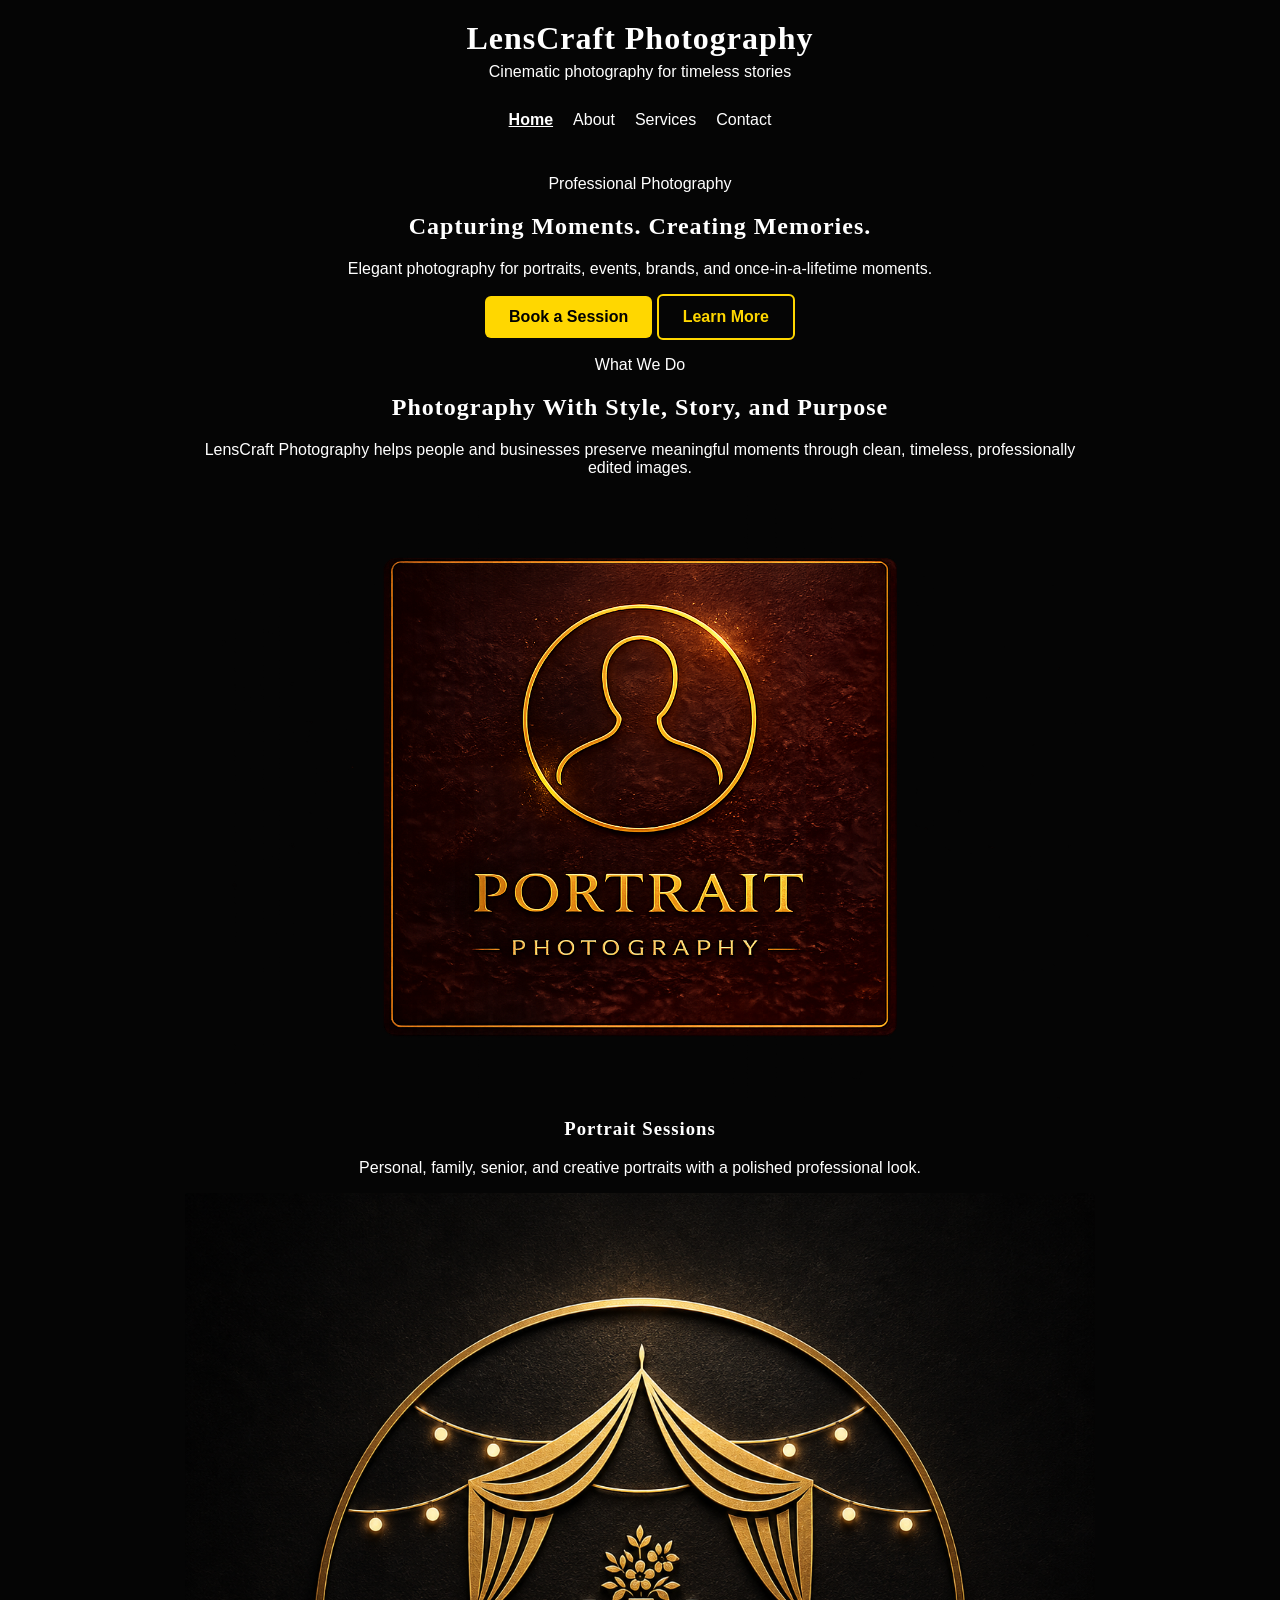
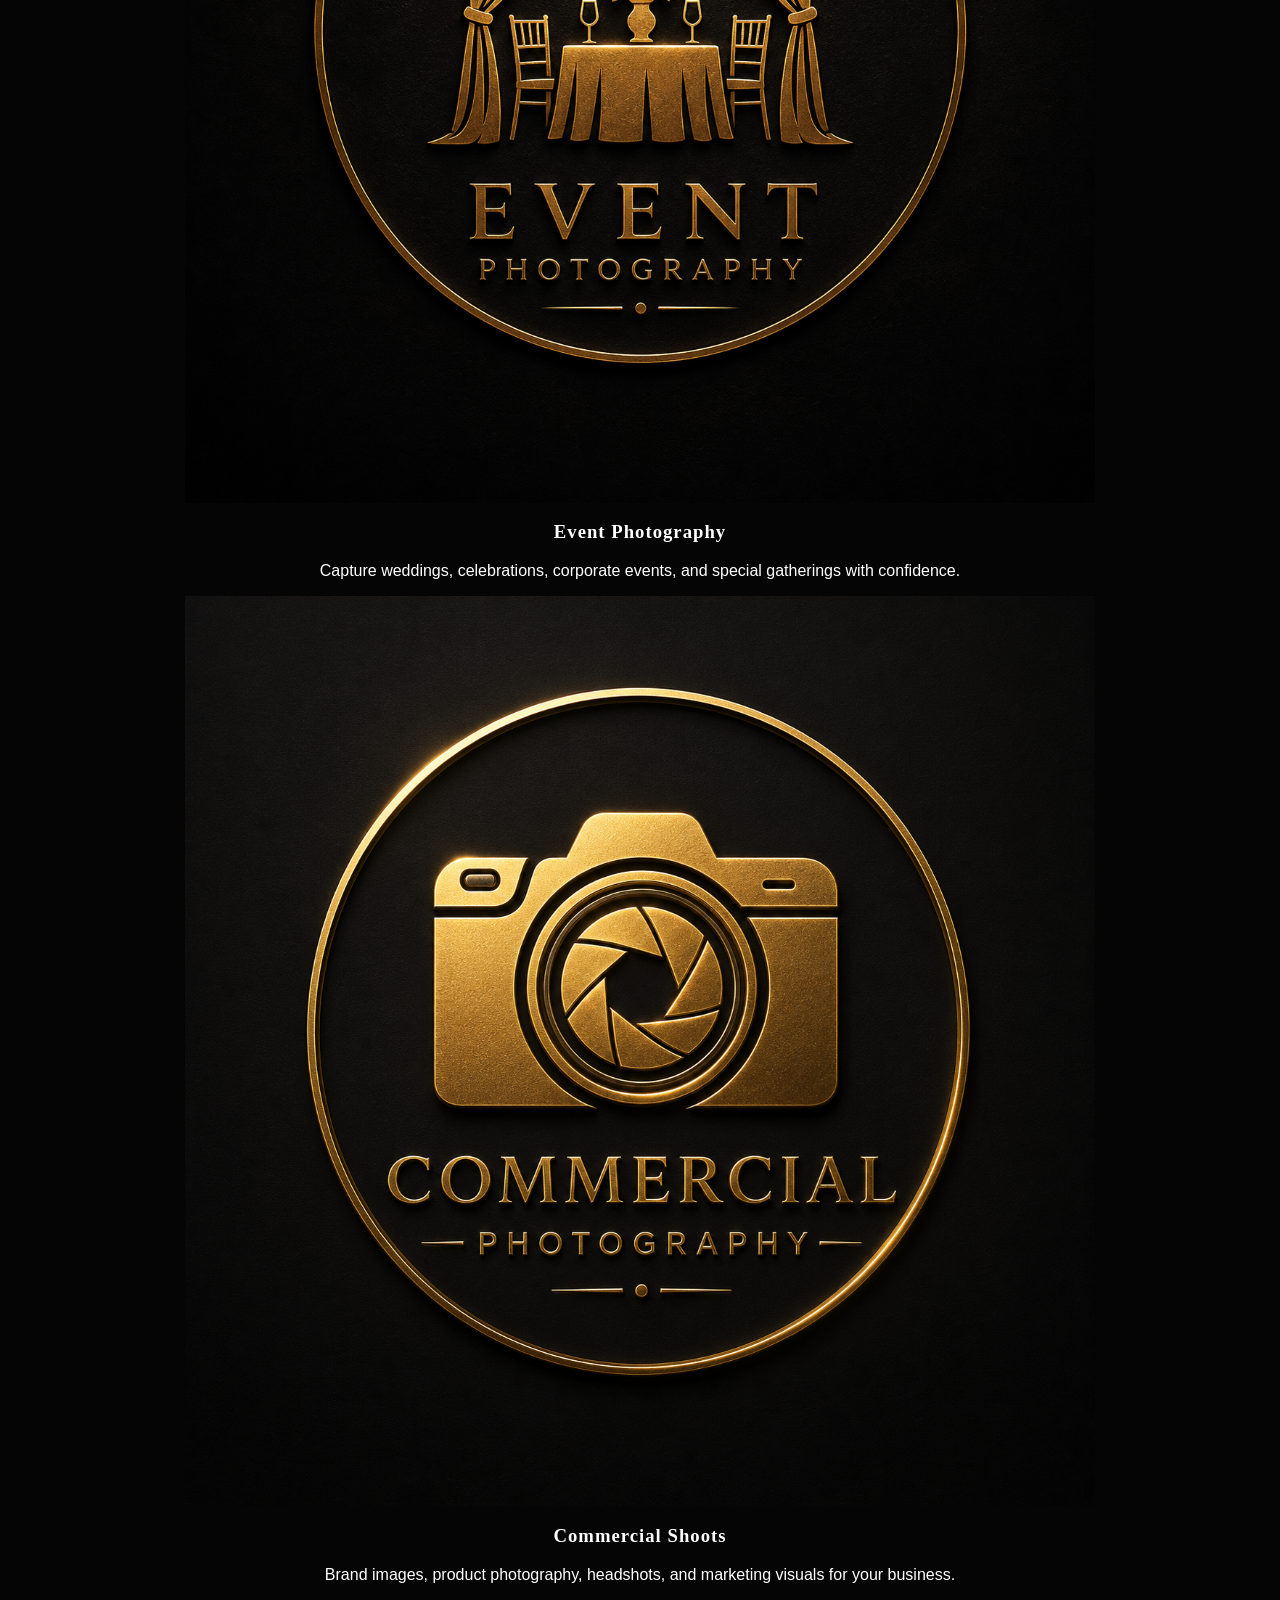
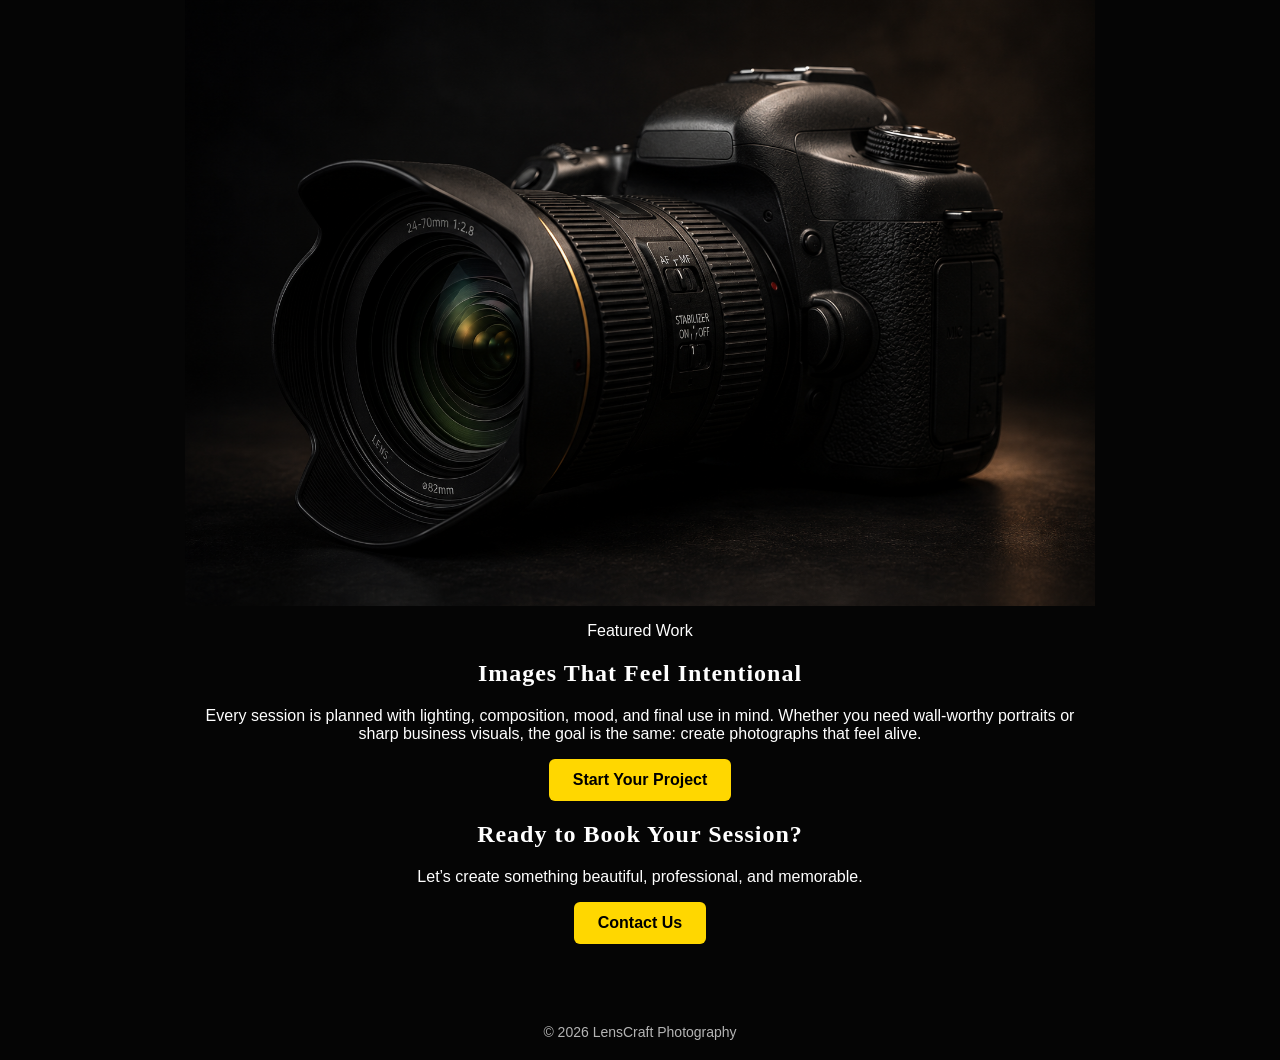
<file: index.html>
<!DOCTYPE html>
<html lang="en">
<head>
    <meta charset="UTF-8">
    <meta name="viewport" content="width=device-width, initial-scale=1.0">
    <title>LensCraft Photography - Home</title>
    <link rel="stylesheet" href="base.css?v=639147307609682410">
    <link rel="stylesheet" href="style.css?v=639147307609682410">
    <link rel="stylesheet" href="custom.css?v=639147307609682410">



</head>
<body>



<header class="site-header">
    <div class="site-header-inner header-text-only">
        

        <div class="site-header-text">
            <h1>LensCraft Photography</h1>
            <p>Cinematic photography for timeless stories</p>
        </div>
    </div>
</header>

<div class="layout-top">
    <nav class="menu-top menu-align-center  menu-spacing-normal">
    <a href="index.html" class="active">Home</a>
<a href="about.html">About</a>
<a href="services.html">Services</a>
<a href="contact.html">Contact</a>
</nav>
    <div class="content content-standard">
        <section class="sample-hero photography-hero">
    <div class="sample-hero-overlay"></div>
    <div class="sample-hero-content">
        <p class="eyebrow">Professional Photography</p>
        <h1>Capturing Moments. Creating Memories.</h1>
        <p class="hero-text">
            Elegant photography for portraits, events, brands, and once-in-a-lifetime moments.
        </p>
        <div class="button-row">
            <a href="contact.html" class="site-button button-solid">Book a Session</a>
            <a href="about.html" class="site-button button-outline">Learn More</a>
        </div>
    </div>
</section>

<section class="sample-section intro-section">
    <p class="eyebrow">What We Do</p>
    <h2>Photography With Style, Story, and Purpose</h2>
    <p>
        LensCraft Photography helps people and businesses preserve meaningful moments through clean,
        timeless, professionally edited images.
    </p>
</section>

<section class="sample-card-grid">
    <div class="sample-card">
        <img src="assets/images/photography-icon-portrait-001.png" alt="Portrait icon">
        <h3>Portrait Sessions</h3>
        <p>Personal, family, senior, and creative portraits with a polished professional look.</p>
    </div>

    <div class="sample-card">
        <img src="assets/images/photography-icon-event-001.png" alt="Event icon">
        <h3>Event Photography</h3>
        <p>Capture weddings, celebrations, corporate events, and special gatherings with confidence.</p>
    </div>

    <div class="sample-card">
        <img src="assets/images/photography-icon-commercial-001.png" alt="Commercial icon">
        <h3>Commercial Shoots</h3>
        <p>Brand images, product photography, headshots, and marketing visuals for your business.</p>
    </div>
</section>

<section class="sample-split">
    <div>
        <img src="assets/images/photography-content-camera-001.png" alt="Professional camera">
    </div>
    <div>
        <p class="eyebrow">Featured Work</p>
        <h2>Images That Feel Intentional</h2>
        <p>
            Every session is planned with lighting, composition, mood, and final use in mind.
            Whether you need wall-worthy portraits or sharp business visuals, the goal is the same:
            create photographs that feel alive.
        </p>
        <a href="contact.html" class="site-button button-solid">Start Your Project</a>
    </div>
</section>

<section class="sample-cta">
    <h2>Ready to Book Your Session?</h2>
    <p>Let’s create something beautiful, professional, and memorable.</p>
    <a href="contact.html" class="site-button button-solid">Contact Us</a>
</section>
        
    </div>
</div>

<footer>
    © 2026 LensCraft Photography
</footer>

</body>
</html>
</file>
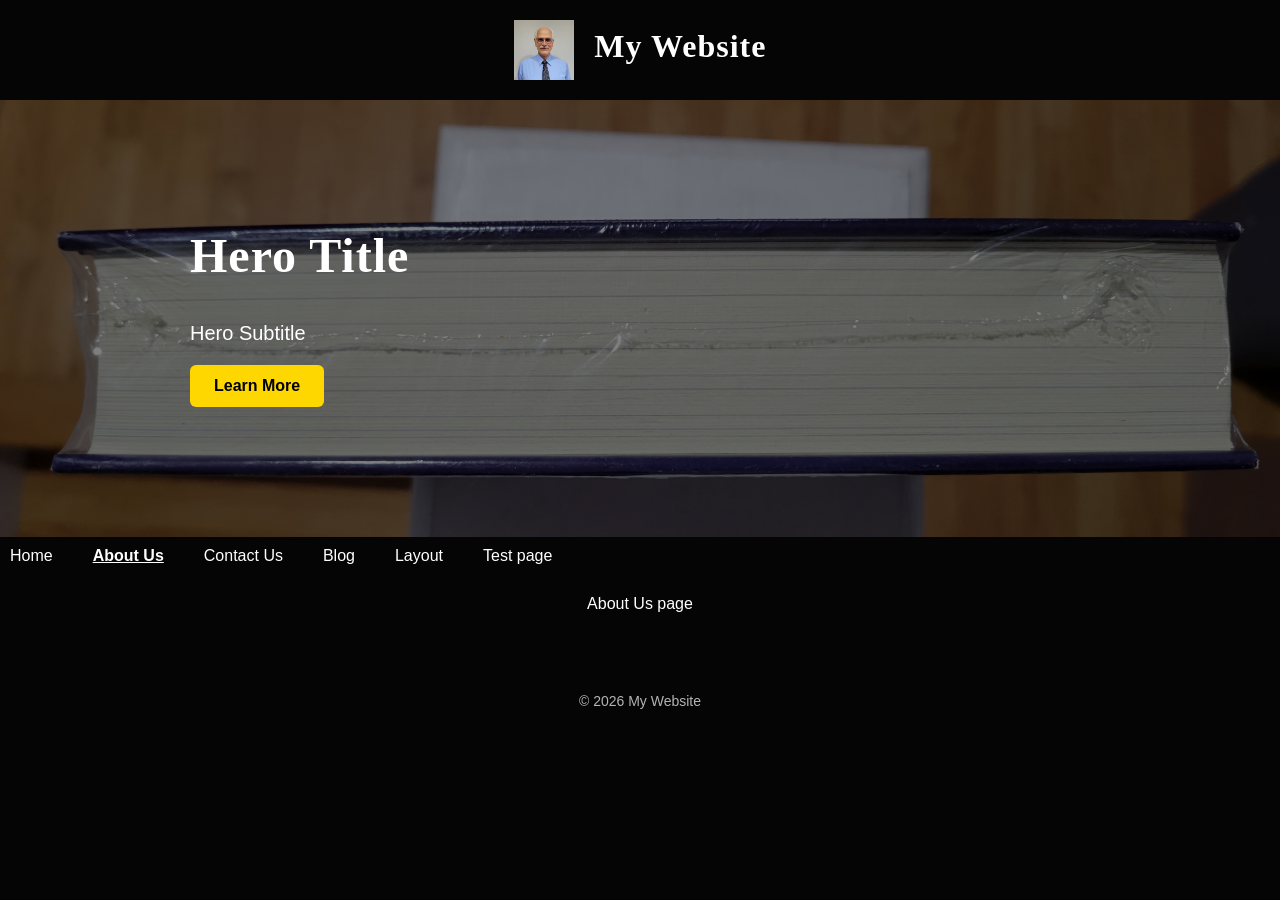
<file: about-us.html>
<!DOCTYPE html>
<html lang="en">
<head>
    <meta charset="UTF-8">
    <meta name="viewport" content="width=device-width, initial-scale=1.0">
    <title>My Website - About Us</title>
    <link rel="stylesheet" href="base.css?v=639138569929389137">
    <link rel="stylesheet" href="style.css?v=639138569929389137">
    <link rel="stylesheet" href="custom.css?v=639138569929389137">
</head>
<body>



<header class="site-header">
    <div class="site-header-inner header-logo-left">
        
<div class="site-logo">
    <img src="assets/images/20251204_155858(1).jpg" alt="Logo">
</div>

        <div class="site-header-text">
            <h1>My Website</h1>
            <p></p>
        </div>
    </div>
</header>

<section class="hero hero-tall hero-align-left" style="background-image: url('assets/images/20260126_101650.jpg');">
    <div class="hero-overlay" style="background: rgba(0, 0, 0, 0.5);"></div>

    <div class="hero-inner">
        <h1>Hero Title</h1>
        <p>Hero Subtitle</p>
 <a href="#" class="site-button button-solid">Learn More</a>
    </div>
</section>
<div class="layout-top">
    <nav class="menu-top menu-align-left menu-sticky menu-spacing-wide">
    <a href="index.html">Home</a>
<a href="about-us.html" class="active">About Us</a>
<a href="contact-us.html">Contact Us</a>
<a href="blog.html">Blog</a>
<a href="layout.html">Layout</a>
<a href="test-page.html">Test page</a>
</nav>
    <div class="content content-standard">
        About Us page
        
    </div>
</div>

<footer>
    © 2026 My Website
</footer>

</body>
</html>
</file>
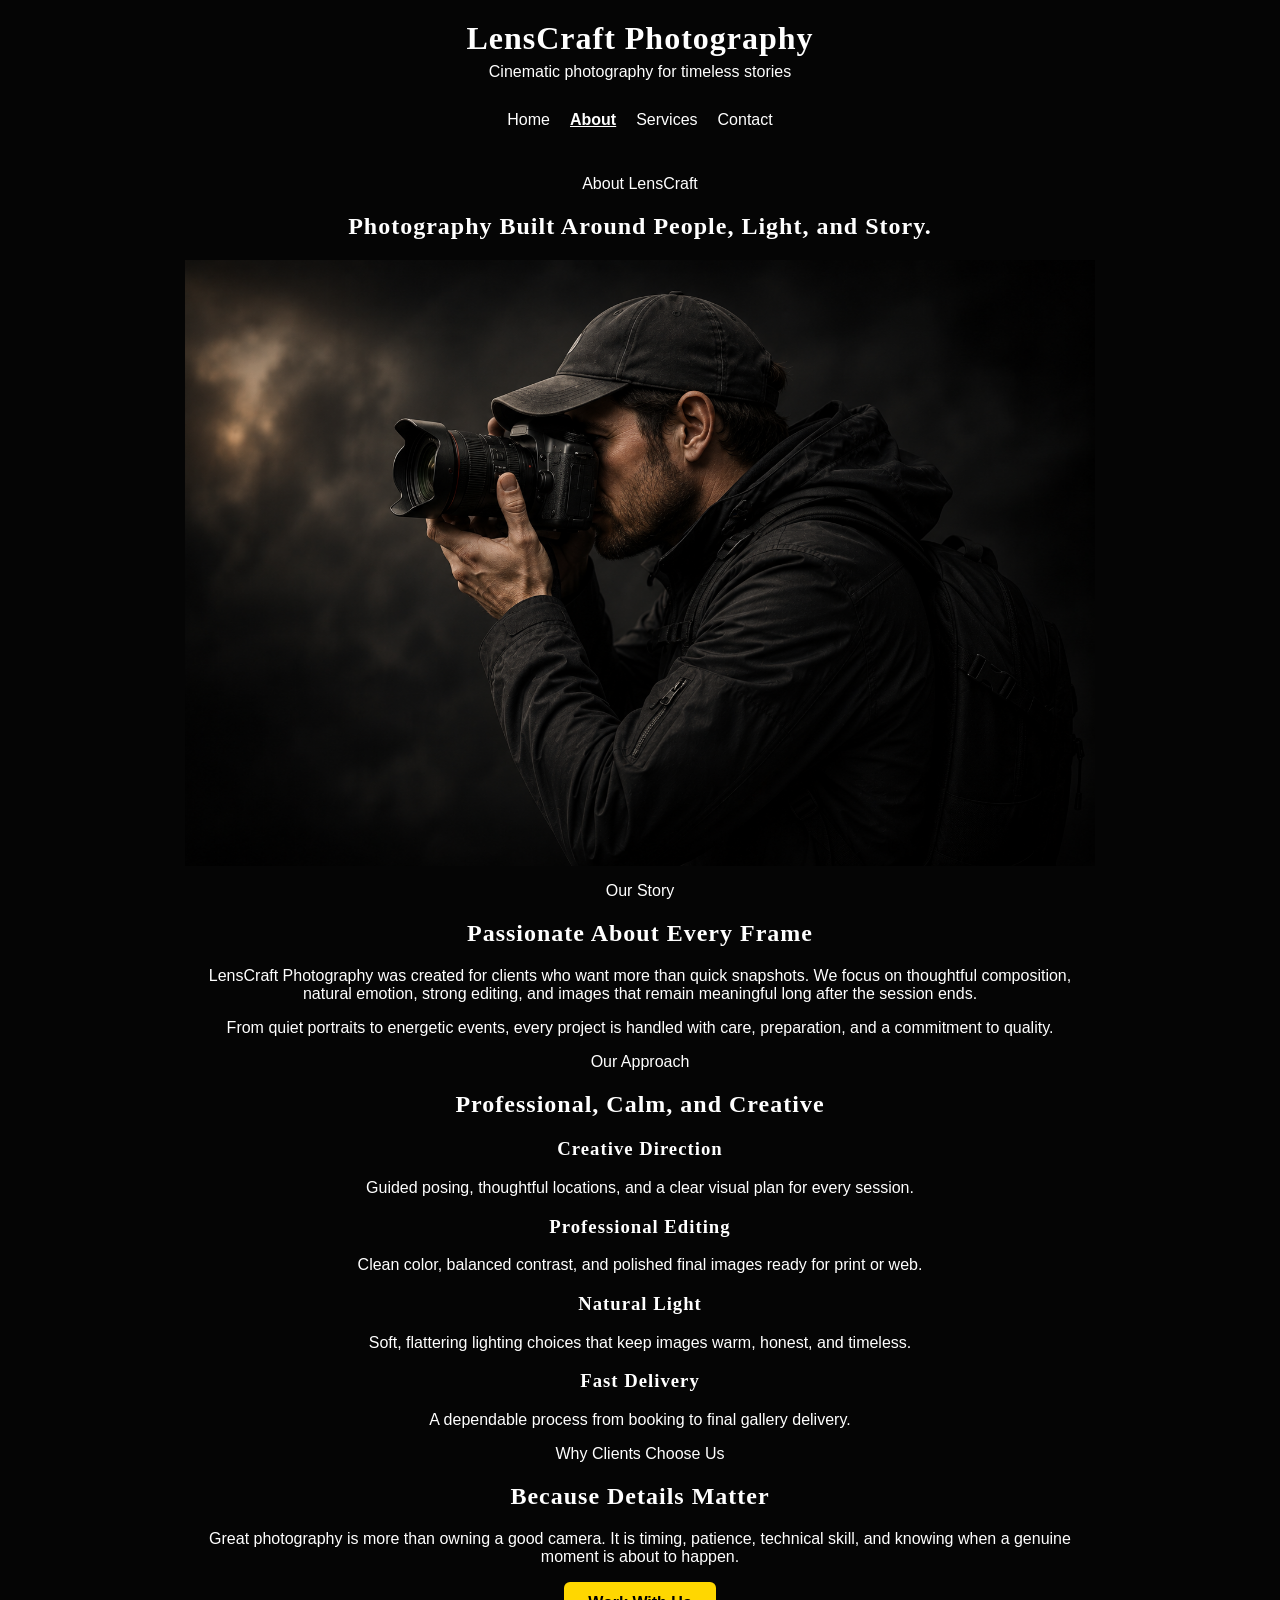
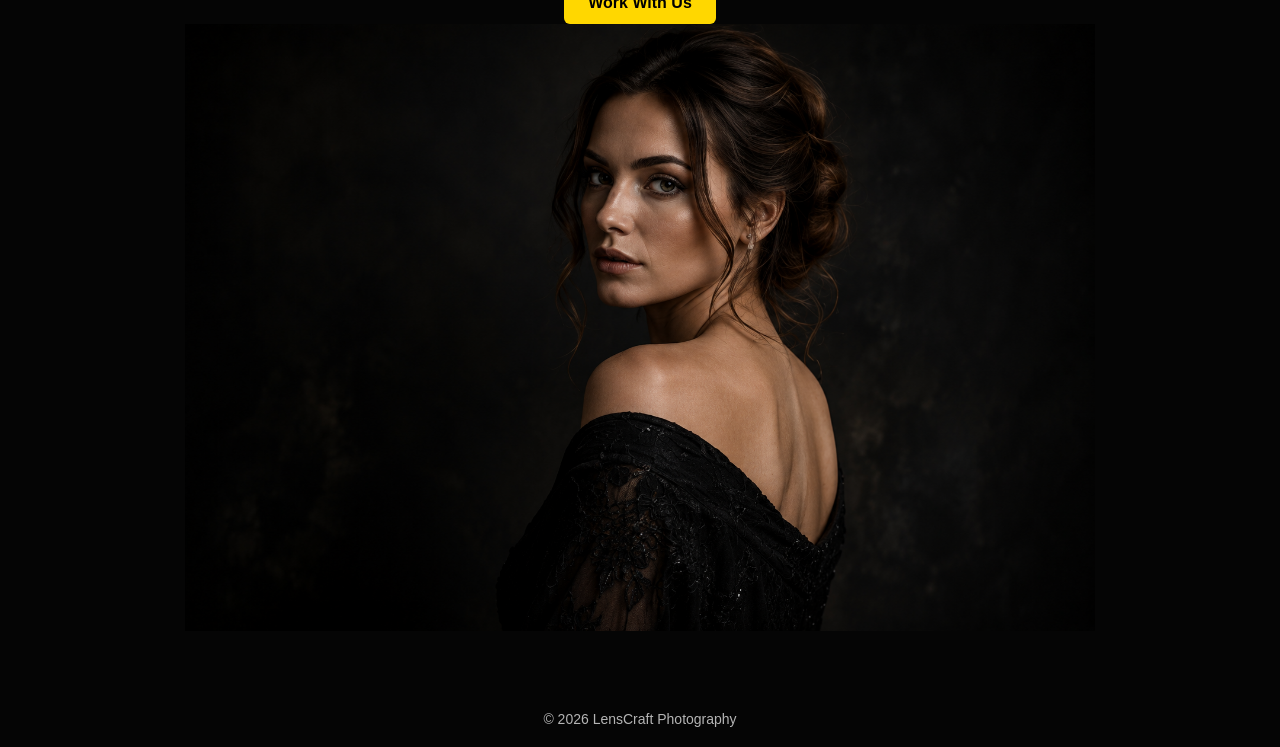
<file: about.html>
<!DOCTYPE html>
<html lang="en">
<head>
    <meta charset="UTF-8">
    <meta name="viewport" content="width=device-width, initial-scale=1.0">
    <title>LensCraft Photography - About</title>
    <link rel="stylesheet" href="base.css?v=639147307609682410">
    <link rel="stylesheet" href="style.css?v=639147307609682410">
    <link rel="stylesheet" href="custom.css?v=639147307609682410">



</head>
<body>



<header class="site-header">
    <div class="site-header-inner header-text-only">
        

        <div class="site-header-text">
            <h1>LensCraft Photography</h1>
            <p>Cinematic photography for timeless stories</p>
        </div>
    </div>
</header>

<div class="layout-top">
    <nav class="menu-top menu-align-center  menu-spacing-normal">
    <a href="index.html">Home</a>
<a href="about.html" class="active">About</a>
<a href="services.html">Services</a>
<a href="contact.html">Contact</a>
</nav>
    <div class="content content-standard">
        <section class="sample-page-header about-header">
    <div class="sample-hero-overlay"></div>
    <div class="sample-page-header-content">
        <p class="eyebrow">About LensCraft</p>
        <h1>Photography Built Around People, Light, and Story.</h1>
    </div>
</section>

<section class="sample-split">
    <div>
        <img src="assets/images/photography-content-photographer-001.png" alt="Photographer at work">
    </div>
    <div>
        <p class="eyebrow">Our Story</p>
        <h2>Passionate About Every Frame</h2>
        <p>
            LensCraft Photography was created for clients who want more than quick snapshots.
            We focus on thoughtful composition, natural emotion, strong editing, and images that
            remain meaningful long after the session ends.
        </p>
        <p>
            From quiet portraits to energetic events, every project is handled with care,
            preparation, and a commitment to quality.
        </p>
    </div>
</section>

<section class="sample-section">
    <p class="eyebrow">Our Approach</p>
    <h2>Professional, Calm, and Creative</h2>
</section>

<section class="sample-card-grid four-cards">
    <div class="sample-card">
        <h3>Creative Direction</h3>
        <p>Guided posing, thoughtful locations, and a clear visual plan for every session.</p>
    </div>

    <div class="sample-card">
        <h3>Professional Editing</h3>
        <p>Clean color, balanced contrast, and polished final images ready for print or web.</p>
    </div>

    <div class="sample-card">
        <h3>Natural Light</h3>
        <p>Soft, flattering lighting choices that keep images warm, honest, and timeless.</p>
    </div>

    <div class="sample-card">
        <h3>Fast Delivery</h3>
        <p>A dependable process from booking to final gallery delivery.</p>
    </div>
</section>

<section class="sample-split reverse">
    <div>
        <p class="eyebrow">Why Clients Choose Us</p>
        <h2>Because Details Matter</h2>
        <p>
            Great photography is more than owning a good camera. It is timing, patience,
            technical skill, and knowing when a genuine moment is about to happen.
        </p>
        <a href="contact.html" class="site-button button-solid">Work With Us</a>
    </div>
    <div>
        <img src="assets/images/photography-content-portrait-001.png" alt="Portrait photography sample">
    </div>
</section>
        
    </div>
</div>

<footer>
    © 2026 LensCraft Photography
</footer>

</body>
</html>
</file>
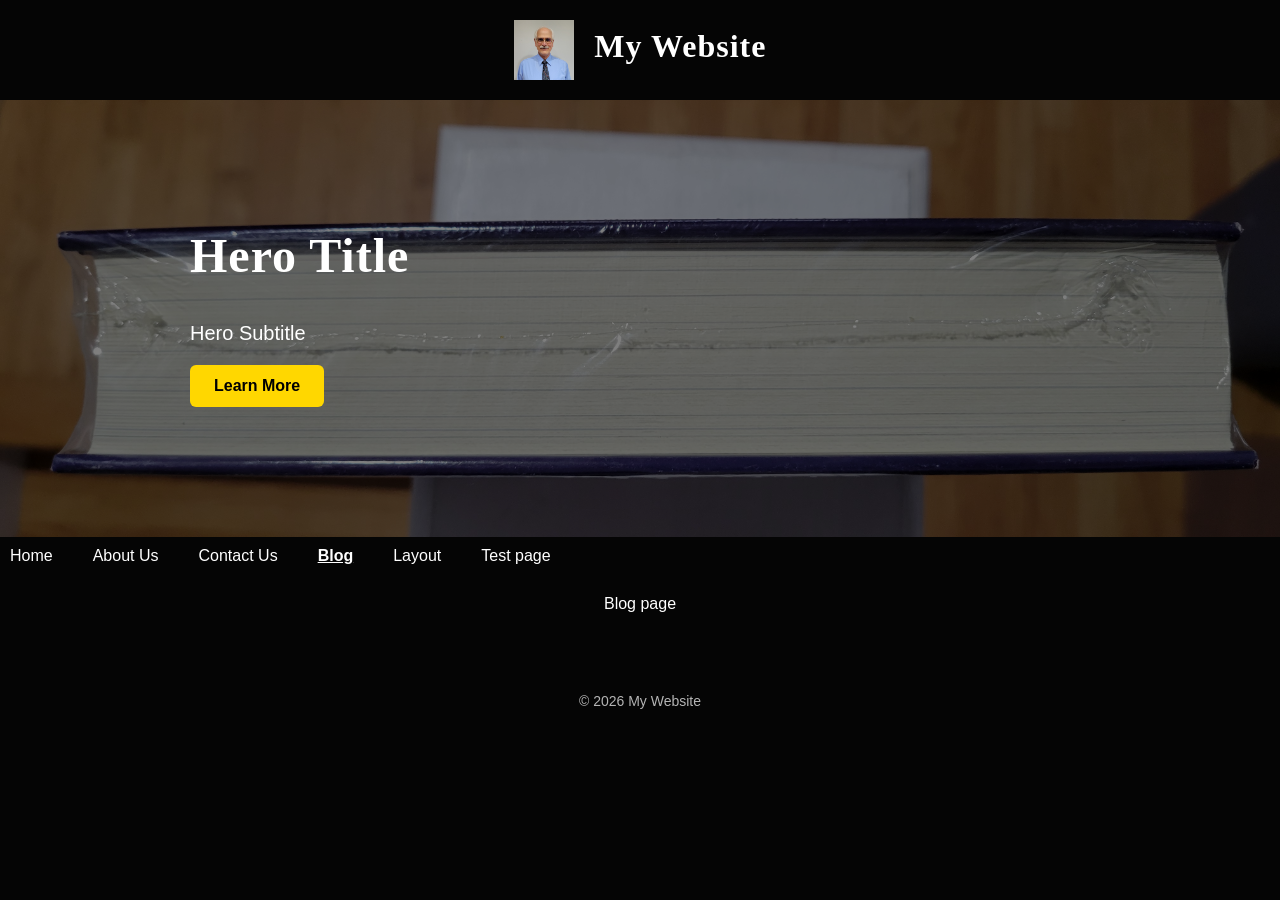
<file: blog.html>
<!DOCTYPE html>
<html lang="en">
<head>
    <meta charset="UTF-8">
    <meta name="viewport" content="width=device-width, initial-scale=1.0">
    <title>My Website - Blog</title>
    <link rel="stylesheet" href="base.css?v=639138569929389137">
    <link rel="stylesheet" href="style.css?v=639138569929389137">
    <link rel="stylesheet" href="custom.css?v=639138569929389137">
</head>
<body>



<header class="site-header">
    <div class="site-header-inner header-logo-left">
        
<div class="site-logo">
    <img src="assets/images/20251204_155858(1).jpg" alt="Logo">
</div>

        <div class="site-header-text">
            <h1>My Website</h1>
            <p></p>
        </div>
    </div>
</header>

<section class="hero hero-tall hero-align-left" style="background-image: url('assets/images/20260126_101650.jpg');">
    <div class="hero-overlay" style="background: rgba(0, 0, 0, 0.5);"></div>

    <div class="hero-inner">
        <h1>Hero Title</h1>
        <p>Hero Subtitle</p>
 <a href="#" class="site-button button-solid">Learn More</a>
    </div>
</section>
<div class="layout-top">
    <nav class="menu-top menu-align-left menu-sticky menu-spacing-wide">
    <a href="index.html">Home</a>
<a href="about-us.html">About Us</a>
<a href="contact-us.html">Contact Us</a>
<a href="blog.html" class="active">Blog</a>
<a href="layout.html">Layout</a>
<a href="test-page.html">Test page</a>
</nav>
    <div class="content content-standard">
        Blog page
        
    </div>
</div>

<footer>
    © 2026 My Website
</footer>

</body>
</html>
</file>
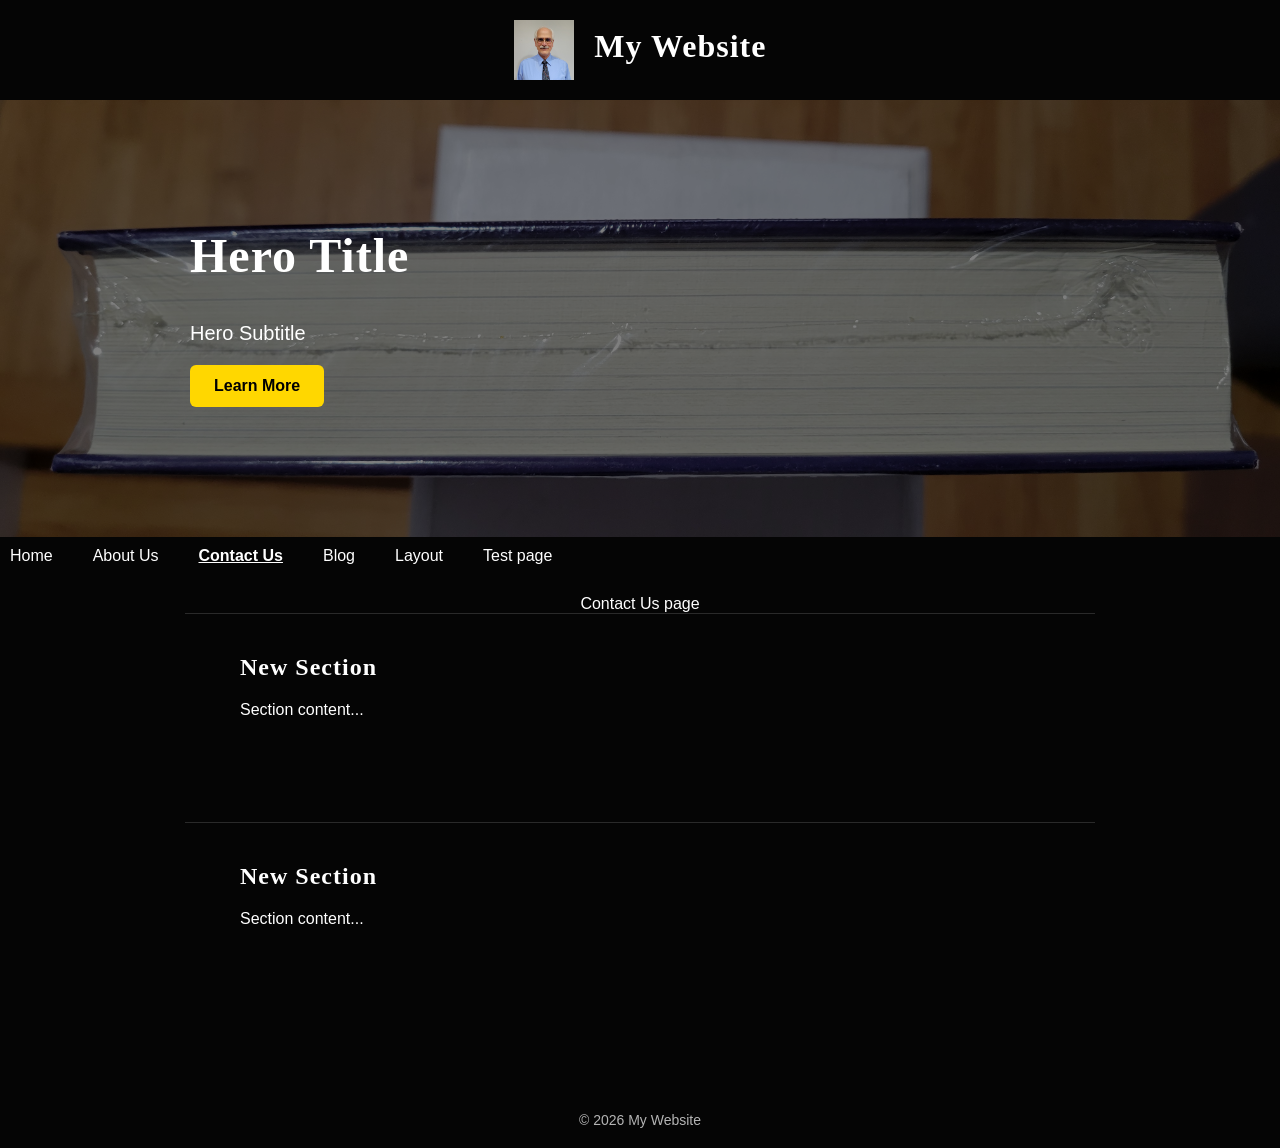
<file: contact-us.html>
<!DOCTYPE html>
<html lang="en">
<head>
    <meta charset="UTF-8">
    <meta name="viewport" content="width=device-width, initial-scale=1.0">
    <title>My Website - Contact Us</title>
    <link rel="stylesheet" href="base.css?v=639138569929389137">
    <link rel="stylesheet" href="style.css?v=639138569929389137">
    <link rel="stylesheet" href="custom.css?v=639138569929389137">
</head>
<body>



<header class="site-header">
    <div class="site-header-inner header-logo-left">
        
<div class="site-logo">
    <img src="assets/images/20251204_155858(1).jpg" alt="Logo">
</div>

        <div class="site-header-text">
            <h1>My Website</h1>
            <p></p>
        </div>
    </div>
</header>

<section class="hero hero-tall hero-align-left" style="background-image: url('assets/images/20260126_101650.jpg');">
    <div class="hero-overlay" style="background: rgba(0, 0, 0, 0.5);"></div>

    <div class="hero-inner">
        <h1>Hero Title</h1>
        <p>Hero Subtitle</p>
 <a href="#" class="site-button button-solid">Learn More</a>
    </div>
</section>
<div class="layout-top">
    <nav class="menu-top menu-align-left menu-sticky menu-spacing-wide">
    <a href="index.html">Home</a>
<a href="about-us.html">About Us</a>
<a href="contact-us.html" class="active">Contact Us</a>
<a href="blog.html">Blog</a>
<a href="layout.html">Layout</a>
<a href="test-page.html">Test page</a>
</nav>
    <div class="content content-standard">
        Contact Us page
        
<section class="content-section section-template-blank    
stack-mobile mobile-button-align-center"
    style="display: flex; align-items: flex-start; overflow: visible; position: relative; border-radius: 0px; padding: 40px; --mobile-padding: 0px; text-align: left; --mobile-image-width: 100%; --mobile-button-align: center; --mobile-text-font-size: 0px; max-width: 1200px; margin-left: auto; margin-right: auto; margin-bottom: 40px; position: relative; overflow: hidden;">

    

    <div style="
position:relative;
z-index:2;
max-width:800px;
margin-left:auto;
margin-right:auto;
width:100%;
">
    

<h2>New Section</h2>
<p>Section content...</p>

</div>

</section>

<section class="content-section section-template-blank    
stack-mobile mobile-button-align-center"
    style="display: flex; align-items: flex-start; overflow: visible; position: relative; border-radius: 0px; padding: 40px; --mobile-padding: 0px; text-align: left; --mobile-image-width: 100%; --mobile-button-align: center; --mobile-text-font-size: 0px; max-width: 1200px; margin-left: auto; margin-right: auto; margin-bottom: 40px; position: relative; overflow: hidden;">

    

    <div style="
position:relative;
z-index:2;
max-width:800px;
margin-left:auto;
margin-right:auto;
width:100%;
">
    

<h2>New Section</h2>
<p>Section content...</p>

</div>

</section>
    </div>
</div>

<footer>
    © 2026 My Website
</footer>

</body>
</html>
</file>
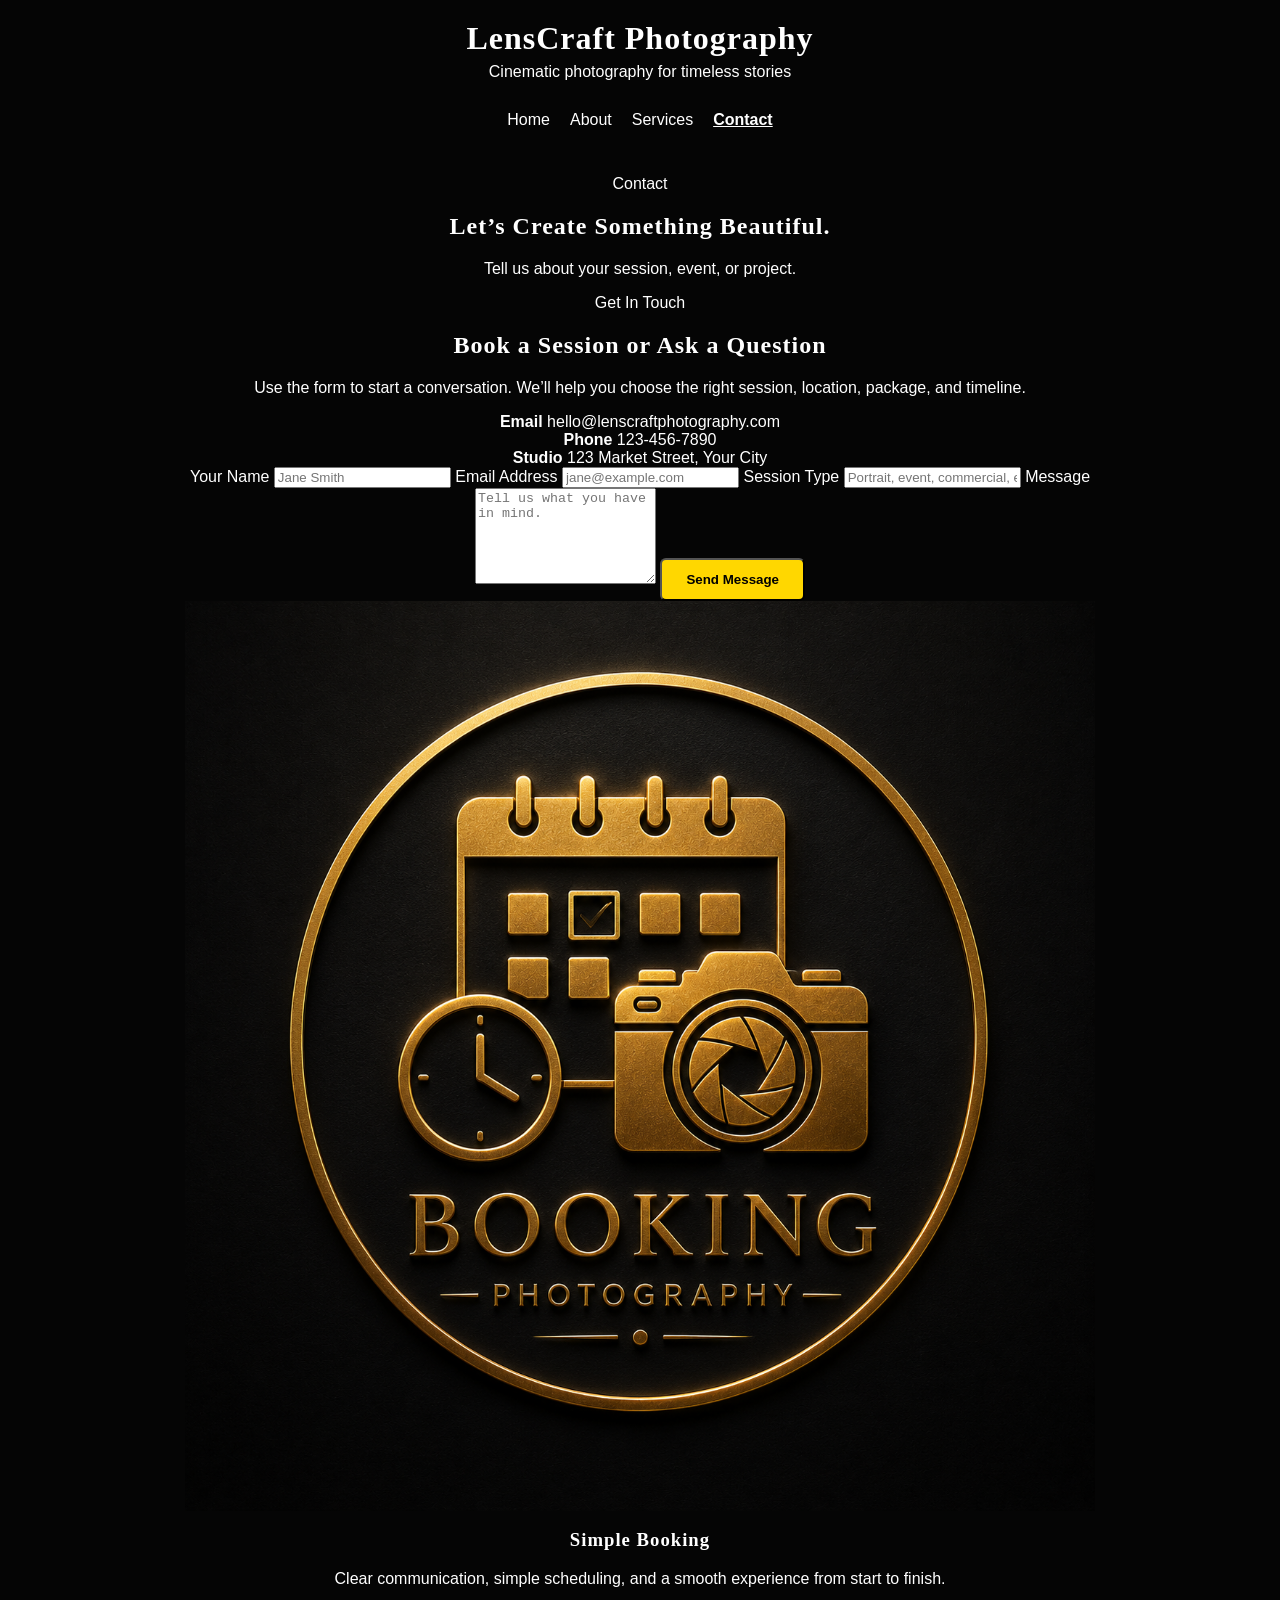
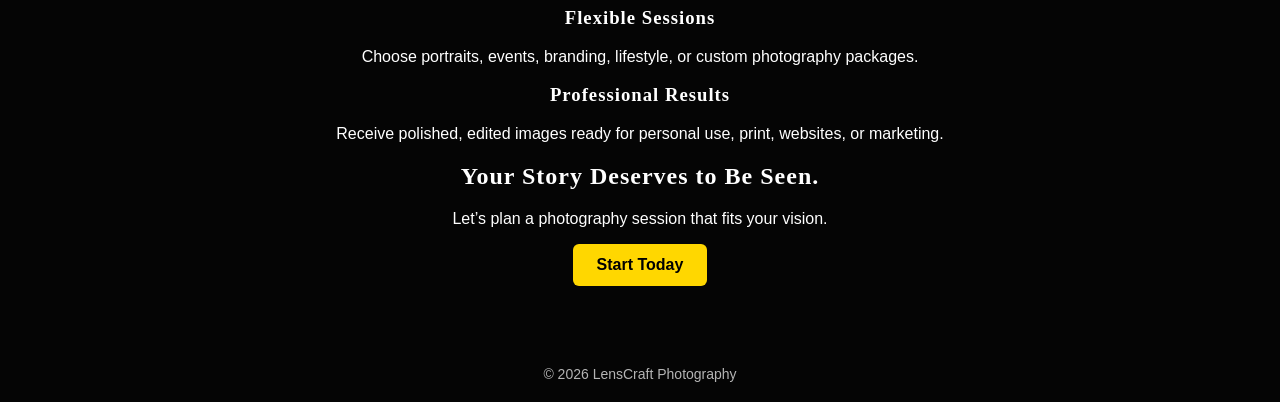
<file: contact.html>
<!DOCTYPE html>
<html lang="en">
<head>
    <meta charset="UTF-8">
    <meta name="viewport" content="width=device-width, initial-scale=1.0">
    <title>LensCraft Photography - Contact</title>
    <link rel="stylesheet" href="base.css?v=639147307609682410">
    <link rel="stylesheet" href="style.css?v=639147307609682410">
    <link rel="stylesheet" href="custom.css?v=639147307609682410">



</head>
<body>



<header class="site-header">
    <div class="site-header-inner header-text-only">
        

        <div class="site-header-text">
            <h1>LensCraft Photography</h1>
            <p>Cinematic photography for timeless stories</p>
        </div>
    </div>
</header>

<div class="layout-top">
    <nav class="menu-top menu-align-center  menu-spacing-normal">
    <a href="index.html">Home</a>
<a href="about.html">About</a>
<a href="services.html">Services</a>
<a href="contact.html" class="active">Contact</a>
</nav>
    <div class="content content-standard">
        <section class="sample-page-header contact-header">
    <div class="sample-hero-overlay"></div>
    <div class="sample-page-header-content">
        <p class="eyebrow">Contact</p>
        <h1>Let’s Create Something Beautiful.</h1>
        <p>Tell us about your session, event, or project.</p>
    </div>
</section>

<section class="sample-contact-layout">
    <div class="contact-info">
        <p class="eyebrow">Get In Touch</p>
        <h2>Book a Session or Ask a Question</h2>
        <p>
            Use the form to start a conversation. We’ll help you choose the right session,
            location, package, and timeline.
        </p>

        <div class="contact-card">
            <strong>Email</strong>
            <span>hello@lenscraftphotography.com</span>
        </div>

        <div class="contact-card">
            <strong>Phone</strong>
            <span>123-456-7890</span>
        </div>

        <div class="contact-card">
            <strong>Studio</strong>
            <span>123 Market Street, Your City</span>
        </div>
    </div>

    <form class="sample-contact-form">
        <label>Your Name</label>
        <input type="text" placeholder="Jane Smith">

        <label>Email Address</label>
        <input type="email" placeholder="jane@example.com">

        <label>Session Type</label>
        <input type="text" placeholder="Portrait, event, commercial, etc.">

        <label>Message</label>
        <textarea rows="6" placeholder="Tell us what you have in mind."></textarea>

        <button type="submit" class="site-button button-solid">Send Message</button>
    </form>
</section>

<section class="sample-card-grid">
    <div class="sample-card">
        <img src="assets/images/photography-icon-booking-001.png" alt="Booking icon">
        <h3>Simple Booking</h3>
        <p>Clear communication, simple scheduling, and a smooth experience from start to finish.</p>
    </div>

    <div class="sample-card">
        <h3>Flexible Sessions</h3>
        <p>Choose portraits, events, branding, lifestyle, or custom photography packages.</p>
    </div>

    <div class="sample-card">
        <h3>Professional Results</h3>
        <p>Receive polished, edited images ready for personal use, print, websites, or marketing.</p>
    </div>
</section>

<section class="sample-cta">
    <h2>Your Story Deserves to Be Seen.</h2>
    <p>Let’s plan a photography session that fits your vision.</p>
    <a href="contact.html" class="site-button button-solid">Start Today</a>
</section>
        
    </div>
</div>

<footer>
    © 2026 LensCraft Photography
</footer>

</body>
</html>
</file>
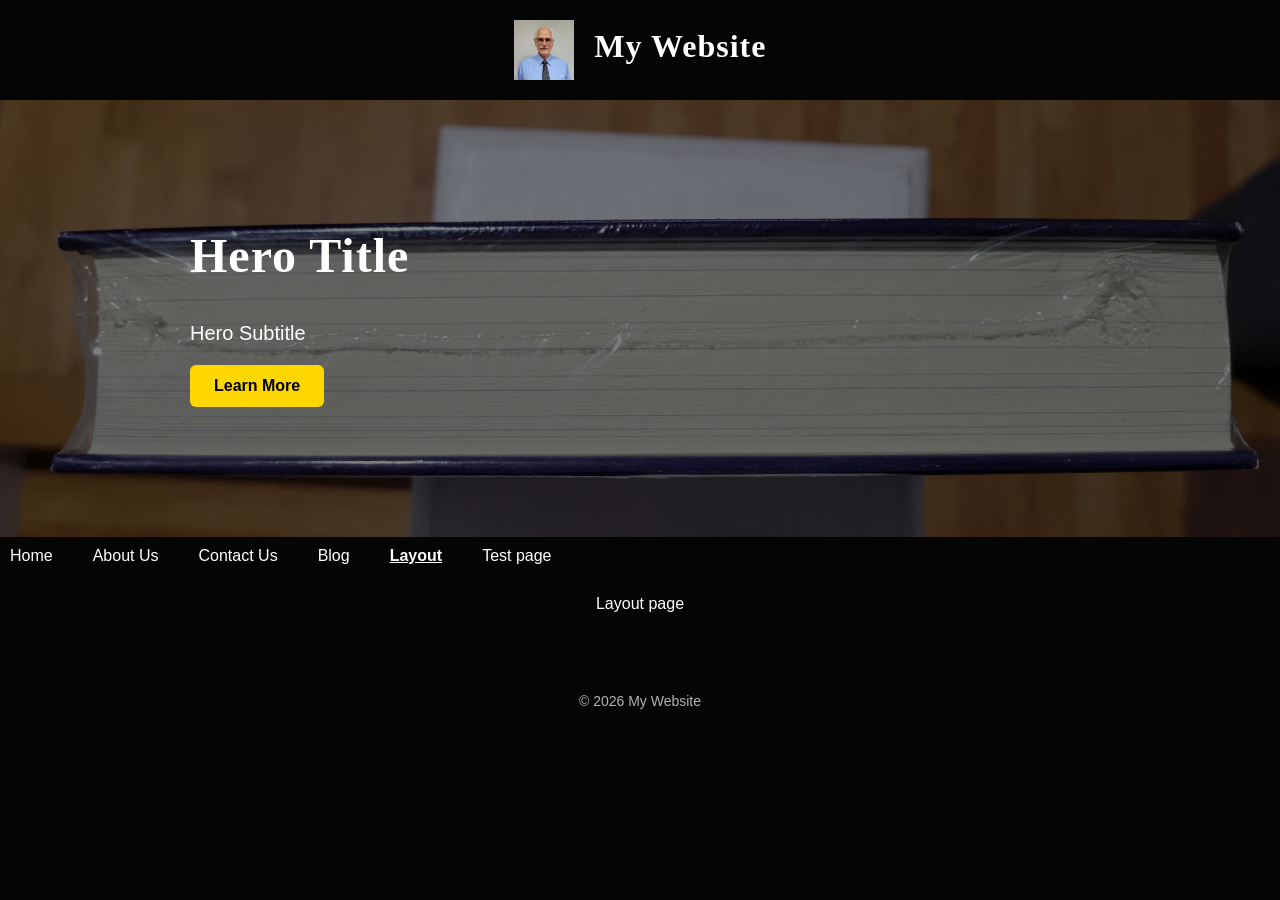
<file: layout.html>
<!DOCTYPE html>
<html lang="en">
<head>
    <meta charset="UTF-8">
    <meta name="viewport" content="width=device-width, initial-scale=1.0">
    <title>My Website - Layout</title>
    <link rel="stylesheet" href="base.css?v=639138569929389137">
    <link rel="stylesheet" href="style.css?v=639138569929389137">
    <link rel="stylesheet" href="custom.css?v=639138569929389137">
</head>
<body>



<header class="site-header">
    <div class="site-header-inner header-logo-left">
        
<div class="site-logo">
    <img src="assets/images/20251204_155858(1).jpg" alt="Logo">
</div>

        <div class="site-header-text">
            <h1>My Website</h1>
            <p></p>
        </div>
    </div>
</header>

<section class="hero hero-tall hero-align-left" style="background-image: url('assets/images/20260126_101650.jpg');">
    <div class="hero-overlay" style="background: rgba(0, 0, 0, 0.5);"></div>

    <div class="hero-inner">
        <h1>Hero Title</h1>
        <p>Hero Subtitle</p>
 <a href="#" class="site-button button-solid">Learn More</a>
    </div>
</section>
<div class="layout-top">
    <nav class="menu-top menu-align-left menu-sticky menu-spacing-wide">
    <a href="index.html">Home</a>
<a href="about-us.html">About Us</a>
<a href="contact-us.html">Contact Us</a>
<a href="blog.html">Blog</a>
<a href="layout.html" class="active">Layout</a>
<a href="test-page.html">Test page</a>
</nav>
    <div class="content content-standard">
        Layout page
        
    </div>
</div>

<footer>
    © 2026 My Website
</footer>

</body>
</html>
</file>
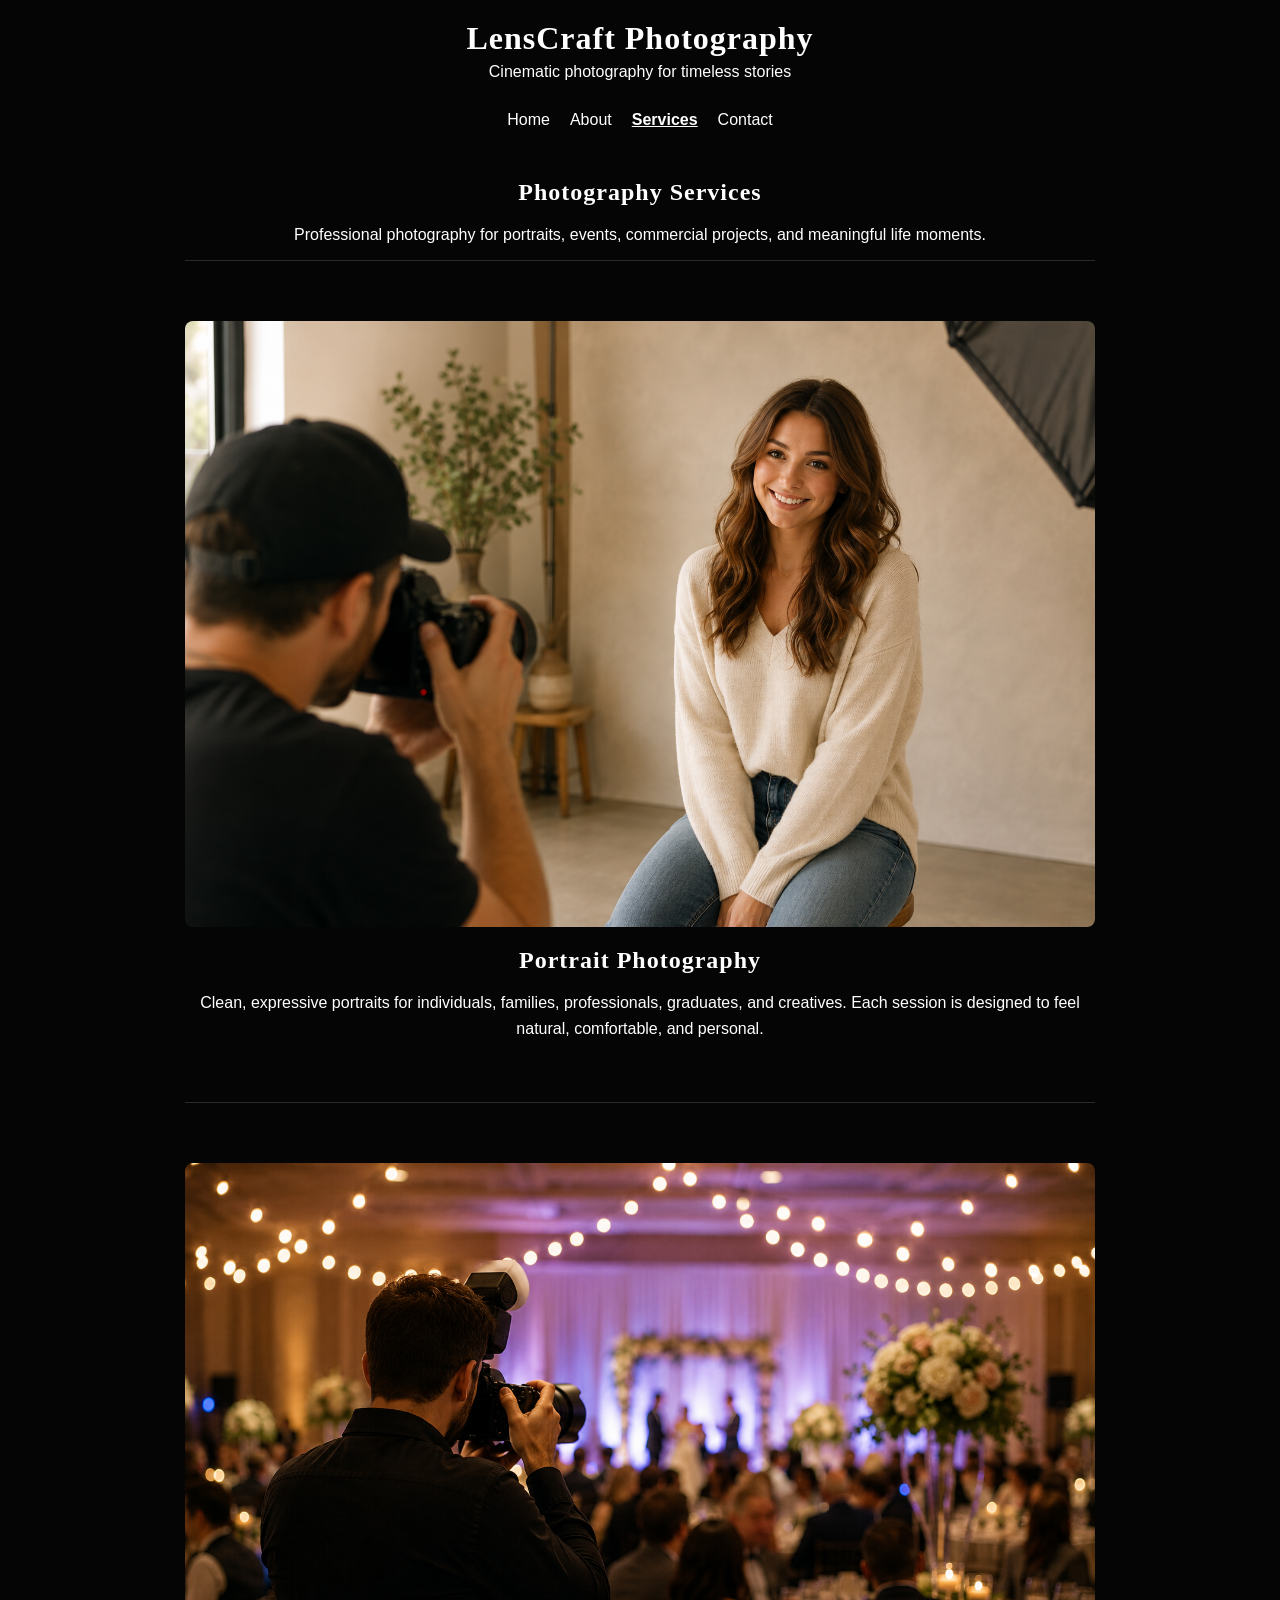
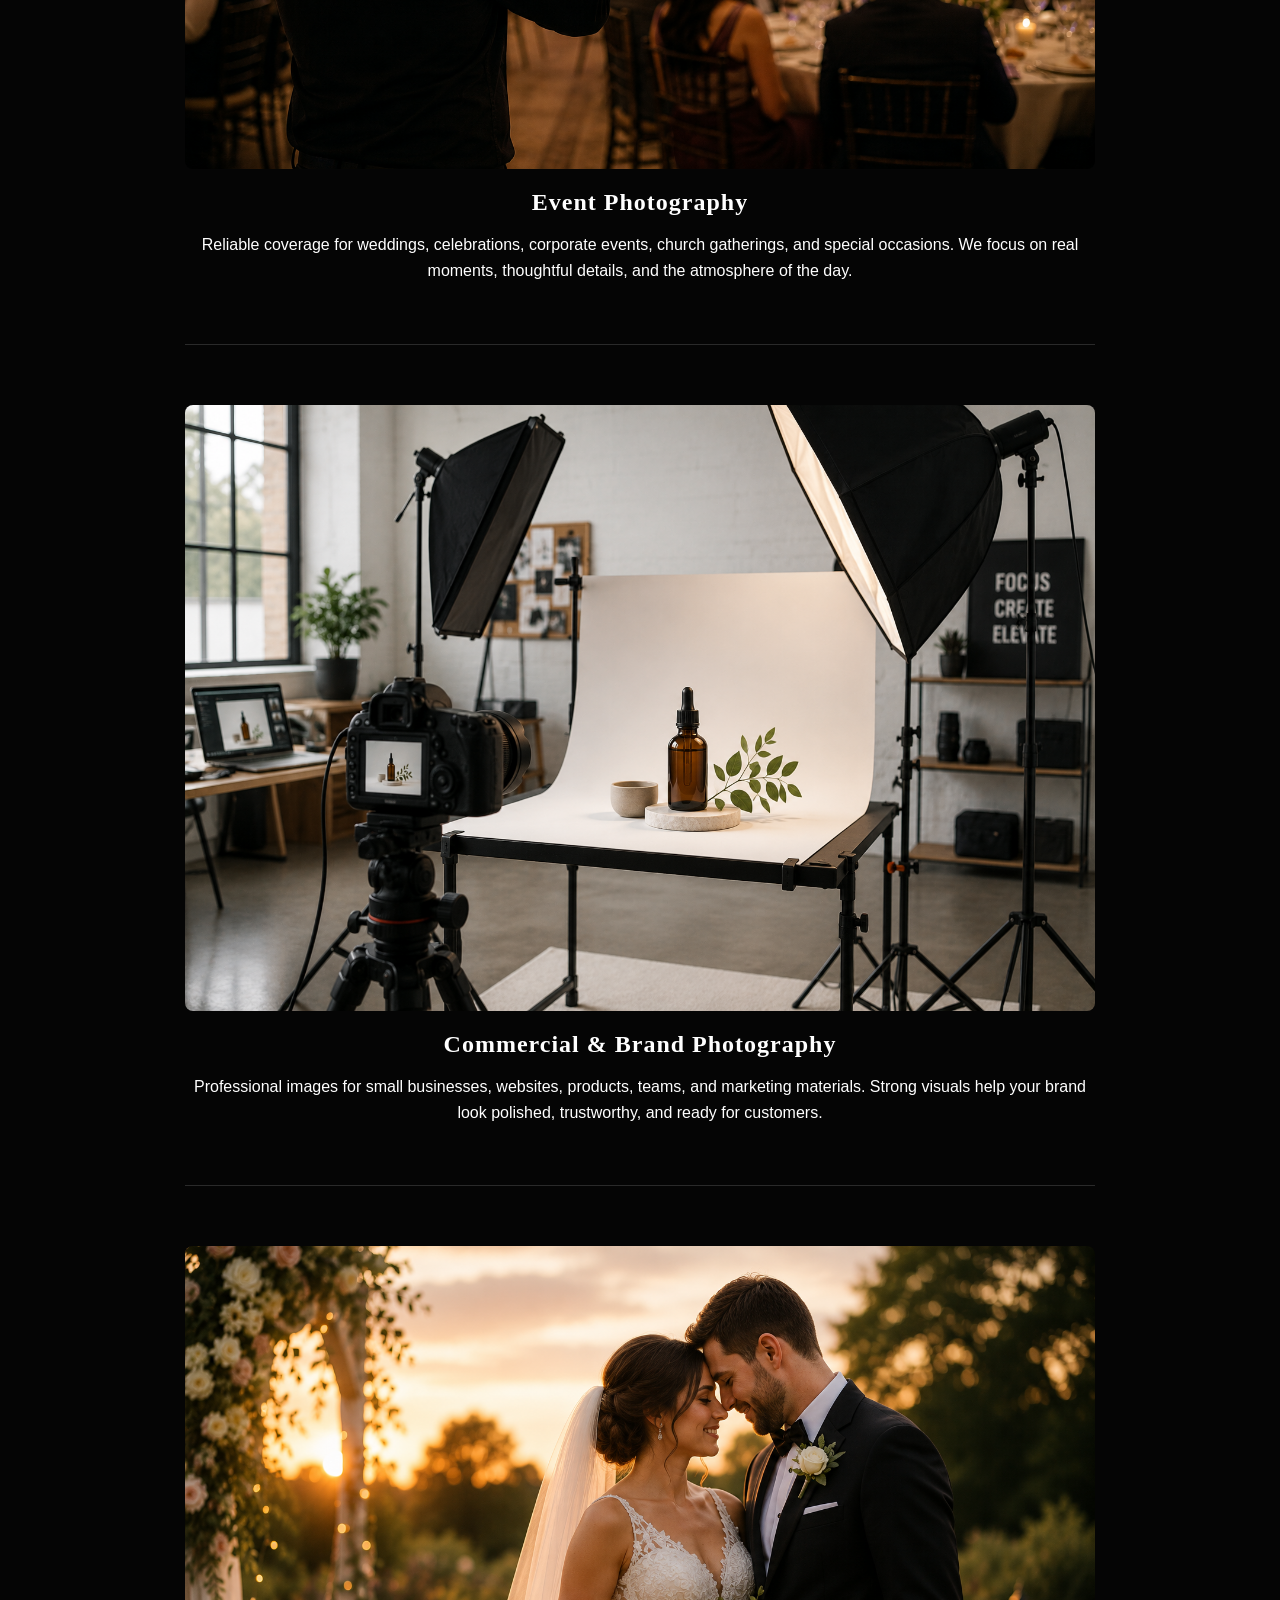
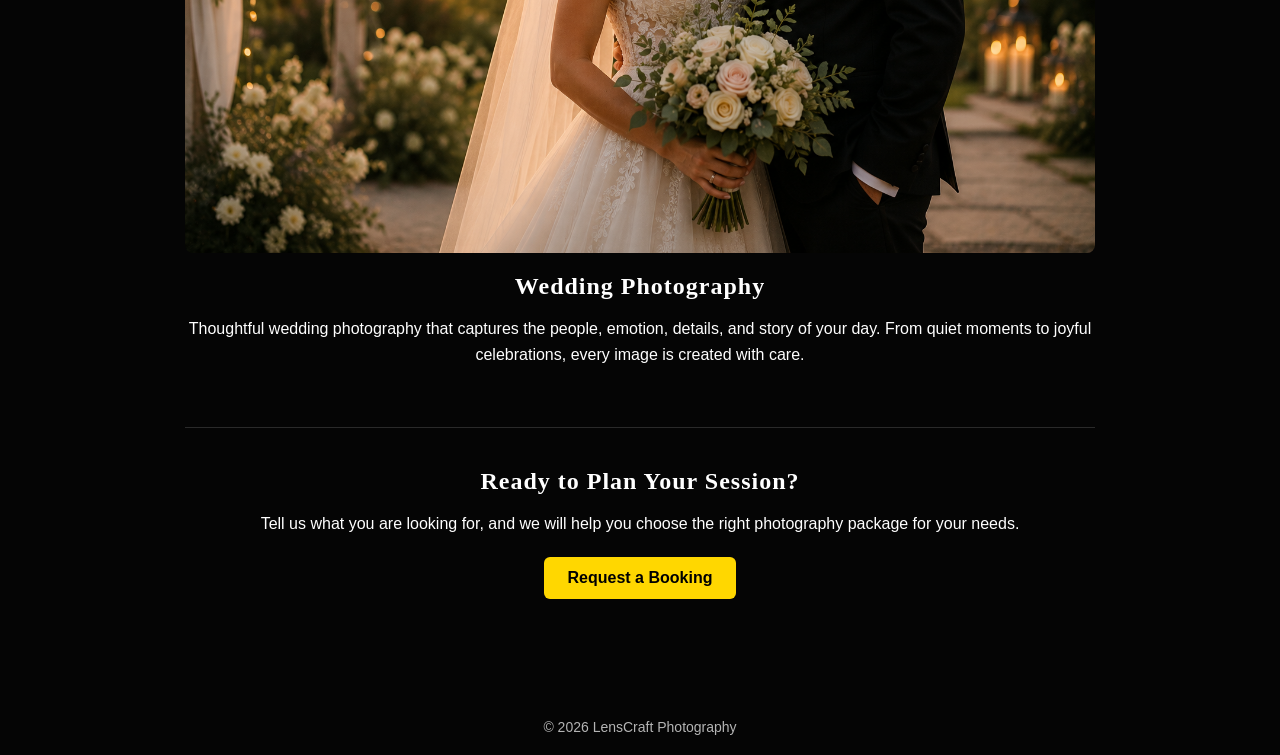
<file: services.html>
<!DOCTYPE html>
<html lang="en">
<head>
    <meta charset="UTF-8">
    <meta name="viewport" content="width=device-width, initial-scale=1.0">
    <title>LensCraft Photography - Services</title>
    <link rel="stylesheet" href="base.css?v=639147307609682410">
    <link rel="stylesheet" href="style.css?v=639147307609682410">
    <link rel="stylesheet" href="custom.css?v=639147307609682410">



</head>
<body>



<header class="site-header">
    <div class="site-header-inner header-text-only">
        

        <div class="site-header-text">
            <h1>LensCraft Photography</h1>
            <p>Cinematic photography for timeless stories</p>
        </div>
    </div>
</header>

<div class="layout-top">
    <nav class="menu-top menu-align-center  menu-spacing-normal">
    <a href="index.html">Home</a>
<a href="about.html">About</a>
<a href="services.html" class="active">Services</a>
<a href="contact.html">Contact</a>
</nav>
    <div class="content content-standard">
        <section class="page-intro">
    <h1>Photography Services</h1>
    <p>Professional photography for portraits, events, commercial projects, and meaningful life moments.</p>
</section>

<section class="content-section">
    <img src="assets/images/photography-service-portraits-001.png" alt="Portrait photography session" class="content-image">
    <h2>Portrait Photography</h2>
    <p>Clean, expressive portraits for individuals, families, professionals, graduates, and creatives. Each session is designed to feel natural, comfortable, and personal.</p>
</section>

<section class="content-section">
    <img src="assets/images/photography-service-events-001.png" alt="Event photography coverage" class="content-image">
    <h2>Event Photography</h2>
    <p>Reliable coverage for weddings, celebrations, corporate events, church gatherings, and special occasions. We focus on real moments, thoughtful details, and the atmosphere of the day.</p>
</section>

<section class="content-section">
    <img src="assets/images/photography-service-commercial-001.png" alt="Commercial photography setup" class="content-image">
    <h2>Commercial & Brand Photography</h2>
    <p>Professional images for small businesses, websites, products, teams, and marketing materials. Strong visuals help your brand look polished, trustworthy, and ready for customers.</p>
</section>

<section class="content-section">
    <img src="assets/images/photography-service-weddings-001.png" alt="Wedding photography moment" class="content-image">
    <h2>Wedding Photography</h2>
    <p>Thoughtful wedding photography that captures the people, emotion, details, and story of your day. From quiet moments to joyful celebrations, every image is created with care.</p>
</section>

<section class="content-section">
    <h2>Ready to Plan Your Session?</h2>
    <p>Tell us what you are looking for, and we will help you choose the right photography package for your needs.</p>
    <a href="contact.html" class="site-button button-solid">Request a Booking</a>
</section>
        
    </div>
</div>

<footer>
    © 2026 LensCraft Photography
</footer>

</body>
</html>
</file>
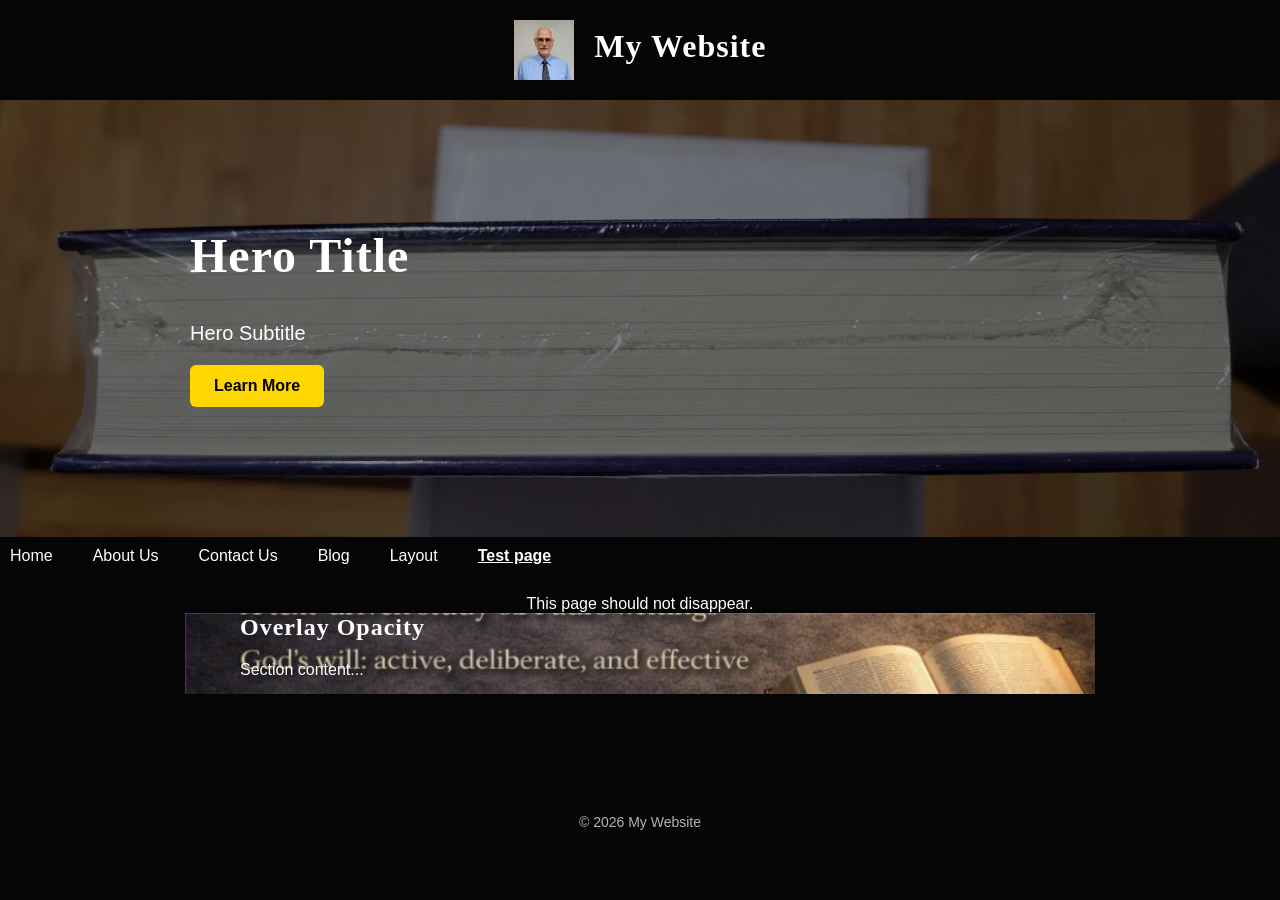
<file: test-page.html>
<!DOCTYPE html>
<html lang="en">
<head>
    <meta charset="UTF-8">
    <meta name="viewport" content="width=device-width, initial-scale=1.0">
    <title>My Website - Test page</title>
    <link rel="stylesheet" href="base.css?v=639138569929389137">
    <link rel="stylesheet" href="style.css?v=639138569929389137">
    <link rel="stylesheet" href="custom.css?v=639138569929389137">
</head>
<body>



<header class="site-header">
    <div class="site-header-inner header-logo-left">
        
<div class="site-logo">
    <img src="assets/images/20251204_155858(1).jpg" alt="Logo">
</div>

        <div class="site-header-text">
            <h1>My Website</h1>
            <p></p>
        </div>
    </div>
</header>

<section class="hero hero-tall hero-align-left" style="background-image: url('assets/images/20260126_101650.jpg');">
    <div class="hero-overlay" style="background: rgba(0, 0, 0, 0.5);"></div>

    <div class="hero-inner">
        <h1>Hero Title</h1>
        <p>Hero Subtitle</p>
 <a href="#" class="site-button button-solid">Learn More</a>
    </div>
</section>
<div class="layout-top">
    <nav class="menu-top menu-align-left menu-sticky menu-spacing-wide">
    <a href="index.html">Home</a>
<a href="about-us.html">About Us</a>
<a href="contact-us.html">Contact Us</a>
<a href="blog.html">Blog</a>
<a href="layout.html">Layout</a>
<a href="test-page.html" class="active">Test page</a>
</nav>
    <div class="content content-standard">
        This page should not disappear.
        
<section class="content-section section-template-blank    
stack-mobile mobile-button-align-center"
    style="display: flex; align-items: flex-start; background-image: url('assets/images/Banner.jpg'); background-size: cover; background-position: center center; --mobile-background-position: center center; background-repeat: no-repeat; overflow: visible; position: relative; border-radius: 0px; padding: 40px; --mobile-padding: 0px; text-align: left; --mobile-image-width: 100%; --mobile-button-align: center; --mobile-text-font-size: 0px; max-width: 1200px; margin-left: auto; margin-right: auto; margin-bottom: 40px; position: relative; overflow: hidden;">

    
<div class="has-mobile-overlay" style="
position:absolute;
top:0;
left:0;
right:0;
bottom:0;
                    --section - overlay - opacity:0.2
                    ;
                    --mobile - overlay - opacity:0.7
                    ;
                background: rgba(
0,
0,
0,
var(--section - overlay - opacity));
                    border - radius:0
                    px;
                    " ></ div > 

    <div style="
position:relative;
z-index:2;
max-width:800px;
margin-left:auto;
margin-right:auto;
width:100%;
">
    

<h2>Overlay Opacity</h2>
<p>Section content...</p>

</div>

</section>
    </div>
</div>

<footer>
    © 2026 My Website
</footer>

</body>
</html>
</file>
<file: base.css>
* {
    box-sizing: border-box;
}

body {
    margin: 0;
    font-family: Arial, sans-serif;
    text-align: center;
}

a {
    text-decoration: none;
}

.menu-top {
    display: flex;
    gap: 20px;
    padding: 10px;
    width: 100%;
}

.menu-align-left {
    justify-content: flex-start;
}

.menu-align-center {
    justify-content: center;
}

.menu-align-right {
    justify-content: flex-end;
}

.menu-sticky {
    position: sticky;
    top: 0;
    z-index: 1000;
}

.layout {
    display: flex;
}

.menu-side {
    width: 200px;
    display: flex;
    flex-direction: column;
    padding: 10px;
}

    .menu-side.left {
        order: 0;
        text-align: left;
    }

    .menu-side.right {
        order: 1;
        text-align: right;
    }

.content {
    flex: 1;
    width: 100%;
    margin-left: auto;
    margin-right: auto;
    padding: 20px;
}

.content-narrow {
    max-width: 700px;
}

.content-standard {
    max-width: 950px;
}

.content-wide {
    max-width: 1200px;
}

.hero-button {
    display: inline-block;
    padding: 12px 22px;
    text-decoration: none;
    border: 1px solid currentColor;
    border-radius: 6px;
}

.content-image {
    max-width: 100%;
    height: auto;
    display: block;
    margin: 20px 0;
    border-radius: 8px;
}

footer {
    margin-top: 40px;
    padding: 20px;
    text-align: center;
    font-size: 14px;
    opacity: 0.7;
}

@media (max-width: 768px) {
    .layout {
        display: block;
    }

    .menu-side {
        width: 100%;
    }

    .content {
        max-width: 100%;
        padding: 15px;
    }
}

.menu-spacing-tight {
    gap: 10px;
}

.menu-spacing-normal {
    gap: 20px;
}

.menu-spacing-wide {
    gap: 40px;
}

.site-header {
    width: 100%;
    padding: 20px;
    text-align: center;
}

.site-header {
    width: 100%;
    padding: 20px;
}

.site-header-inner {
    display: flex;
    align-items: center;
    justify-content: center;
    gap: 20px;
}

.site-header-text h1 {
    margin: 0;
}

.site-header-text p {
    margin: 6px 0 0;
}

.site-logo-placeholder {
    width: 80px;
    height: 80px;
    border: 1px dashed currentColor;
    display: flex;
    align-items: center;
    justify-content: center;
}

.header-text-only .site-logo-placeholder {
    display: none;
}

.header-logo-left {
    flex-direction: row;
}

.header-logo-right {
    flex-direction: row-reverse;
}

.site-logo img {
    max-height: 60px;
    width: auto;
}

.site-logo {
    display: flex;
    align-items: center;
}

a.active {
    font-weight: bold;
    text-decoration: underline;
}

.hero {
    padding: 80px 20px;
    text-align: center;
    background-size: cover;
    background-position: center;
    background-repeat: no-repeat;
}

.hero {
    position: relative;
    color: white;
    padding: 80px 20px;
}

.hero-overlay {
    position: absolute;
    top: 0;
    left: 0;
    right: 0;
    bottom: 0;
    background: rgba(0, 0, 0, 0.5); /* darkness level */
    z-index: 1;
}

.hero-inner {
    position: relative;
    z-index: 2;
    max-width: 900px;
    margin: 0 auto;
    display: flex;
    flex-direction: column;
    gap: 16px;
}

    .hero-inner h1 {
        font-size: 3rem;
        line-height: 1.1;
        margin: 0 0 18px;
    }

    .hero-inner p {
        font-size: 1.25rem;
        line-height: 1.6;
        max-width: 700px;
        margin-top: 0;
        margin-bottom: 0;
    }

@media (max-width: 768px) {
    .hero-short {
        padding-top: 40px;
        padding-bottom: 40px;
    }

    .hero-medium {
        padding-top: 60px;
        padding-bottom: 60px;
    }

    .hero-tall {
        padding-top: 90px;
        padding-bottom: 90px;
    }

    .hero-inner h1 {
        font-size: 2.2rem;
    }

    .hero-inner p {
        font-size: 1.05rem;
    }
}

.hero-short {
    padding-top: 50px;
    padding-bottom: 50px;
}

.hero-medium {
    padding-top: 80px;
    padding-bottom: 80px;
}

.hero-tall {
    padding-top: 130px;
    padding-bottom: 130px;
}

.hero-align-left .hero-inner {
    align-items: flex-start;
    text-align: left;
}

.hero-align-center .hero-inner {
    align-items: center;
    text-align: center;
}

.hero-align-right .hero-inner {
    align-items: flex-end;
    text-align: right;
}

.site-button {
    display: inline-block;
    padding: 12px 24px;
    font-weight: bold;
    text-decoration: none;
    border-radius: 6px;
    transition: all 0.2s ease;
}

.button-solid {
    background-color: gold;
    color: black;
}

.button-outline {
    border: 2px solid gold;
    color: gold;
    background: transparent;
}

.button-ghost {
    color: white;
    background: transparent;
}

.site-button {
    display: inline-block;
    padding: 12px 24px;
    font-weight: bold;
    text-decoration: none;
    border-radius: 6px;
    transition: all 0.2s ease;
}

/* SOLID */
.button-solid {
    background-color: gold;
    color: black;
}

    .button-solid:hover {
        background-color: #e6c200;
    }

/* OUTLINE */
.button-outline {
    border: 2px solid gold;
    color: gold;
    background: transparent;
}

    .button-outline:hover {
        background-color: gold;
        color: black;
    }

/* GHOST */
.button-ghost {
    color: white;
    background: transparent;
}

.button-ghost:hover {
    text-decoration: underline;
}

.content-section {
    padding: 40px 0;
    border-top: 1px solid rgba(255, 255, 255, 0.15);
}

    .content-section h2 {
        margin: 0 0 16px;
    }

    .content-section p {
        margin: 0 0 20px;
        line-height: 1.6;
    }

.content-image {
    max-width: 100%;
    height: auto;
    margin-bottom: 20px;
}

.section-row {
    display: flex;
    gap: 20px;
    align-items: center;
}

    .section-row img {
        max-width: 300px;
    }

/* =========================================
   SECTION TEMPLATES
========================================= */

.section-template-hero {
    text-align: center;
    padding: 90px 35px;
    border-radius: 18px;
    background: rgba(255, 255, 255, 0.06);
    margin: 40px 0;
}

    .section-template-hero h2 {
        font-size: 3rem;
        margin-bottom: 20px;
    }

    .section-template-hero p {
        font-size: 1.25rem;
        max-width: 700px;
        margin: 0 auto 30px auto;
    }

.section-template-cta {
    text-align: center;
    padding: 55px 35px;
    border-radius: 18px;
    border: 2px solid rgba(255, 255, 255, 0.2);
    background: rgba(255, 255, 255, 0.04);
    margin: 40px 0;
}

    .section-template-cta h2 {
        font-size: 2.2rem;
        margin-bottom: 15px;
    }

    .section-template-cta p {
        font-size: 1.1rem;
        margin-bottom: 25px;
    }

.section-template-image-left {
    padding: 45px 0;
}

.section-template-image-left .section-row {
    align-items: center;
    gap: 45px;
 }

.animate-fade-in {
    animation-name: fadeIn;
    animation-timing-function: ease;
    animation-fill-mode: both;
}

.animate-slide-up {
    animation-name: slideUp;
    animation-timing-function: ease;
    animation-fill-mode: both;
}

.animate-zoom-in {
    animation-name: zoomIn;
    animation-timing-function: ease;
    animation-fill-mode: both;
}

@keyframes fadeIn {
    from {
        opacity: 0;
    }

    to {
        opacity: 1;
    }
}

@keyframes slideUp {
    from {
        opacity: 0;
        transform: translateY(40px);
    }

    to {
        opacity: 1;
        transform: translateY(0);
    }
}

@keyframes zoomIn {
    from {
        opacity: 0;
        transform: scale(0.9);
    }

    to {
        opacity: 1;
        transform: scale(1);
    }
}

/* =========================================
   RESPONSIVE / MOBILE
========================================= */

@media (max-width: 768px) {
    /* Layout */
    .layout {
        display: block;
    }

    .menu-side {
        width: 100%;
    }

    .content {
        max-width: 100%;
        padding: 15px;
    }

    /* Hero */
    .hero-short {
        padding-top: 40px;
        padding-bottom: 40px;
    }

    .hero-medium {
        padding-top: 60px;
        padding-bottom: 60px;
    }

    .hero-tall {
        padding-top: 90px;
        padding-bottom: 90px;
    }

    .hero-inner h1 {
        font-size: 2.2rem;
    }

    .hero-inner p {
        font-size: 1.05rem;
    }

    /* Section visibility */
    .hide-mobile {
        display: none !important;
    }

    .hide-image-mobile {
        display: none !important;
    }

    /* Section mobile layout */
    .content-section {
        padding: var(--mobile-padding) !important;
        text-align: var(--mobile-text-align) !important;
        min-height: var(--mobile-min-height) !important;
        margin-bottom: var(--mobile-margin-bottom) !important;
        background-position: var(--mobile-background-position) !important;
    }

    .stack-mobile .section-row {
        flex-direction: column !important;
    }

        .stack-mobile .section-row > div {
            width: 100%;
        }

    /* Section mobile typography */
    .content-section h2 {
        font-size: var(--mobile-title-font-size) !important;
    }

    .content-section p {
        font-size: var(--mobile-text-font-size) !important;
    }

    /* Section mobile images */
    .content-section .content-image {
        width: var(--mobile-image-width) !important;
        max-width: 100%;
        height: auto;
    }

    /* Section mobile buttons */
    .content-section .site-button {
        display: block;
        width: fit-content;
        margin-left: auto;
        margin-right: auto;
        text-align: center;
    }

    .content-section.mobile-button-align-left .site-button {
        margin-left: 0;
        margin-right: auto;
    }

    .content-section.mobile-button-align-center .site-button {
        margin-left: auto;
        margin-right: auto;
    }

    .content-section.mobile-button-align-right .site-button {
        margin-left: auto;
        margin-right: 0;
    }

    .content-section[style*="--mobile-button-width"] .site-button {
        width: var(--mobile-button-width) !important;
    }

    @media (max-width: 768px) {
        .content-section {
            border-radius: var(--mobile-border-radius) !important;
        }
    }
}
</file>
<file: style.css>
:root {
    --color-black: #050505;
    --color-charcoal: #111111;
    --color-charcoal-soft: #1a1a1a;
    --color-gold: #c9a24a;
    --color-gold-light: #e4c878;
    --color-white: #ffffff;
    --color-muted: #c8c8c8;

    --font-heading: Georgia, "Times New Roman", serif;
    --font-body: Arial, Helvetica, sans-serif;
}

body {
    margin: 0;
    background: var(--color-black);
    color: var(--color-white);
    font-family: var(--font-body);
}

h1, h2, h3 {
    font-family: var(--font-heading);
    letter-spacing: 1px;
}

a {
    color: inherit;
}

img {
    max-width: 100%;
    display: block;
}

/* =====================================================
   Image Reveal Enhancement
===================================================== */

.reveal img
{
    opacity: 0;
    transform: scale(0.96);
    transition:
        opacity 0.9s ease,
        transform 0.9s ease;
}

.reveal.revealed img
{
    opacity: 1;
    transform: scale(1);
}
</file>
<file: custom.css>
.site-button {
    border-radius: 6px;
}

/* SOLID */
.site-button.button-solid {
    background-color: #ffd700;
    color: #000000;
}

.site-button.button-solid:hover {
    background-color: #e6c200;
}

/* OUTLINE */
.site-button.button-outline {
    border-color: #ffd700;
    color: #ffd700;
    background: transparent;
}

.site-button.button-outline:hover {
    background-color: #e6c200;
    color: #000000;
}

/* GHOST */
.site-button.button-ghost {
    color: #000000;
    background: transparent;
}

.site-button.button-ghost:hover {
    color: #e6c200;
    text-decoration: underline;
}
</file>
